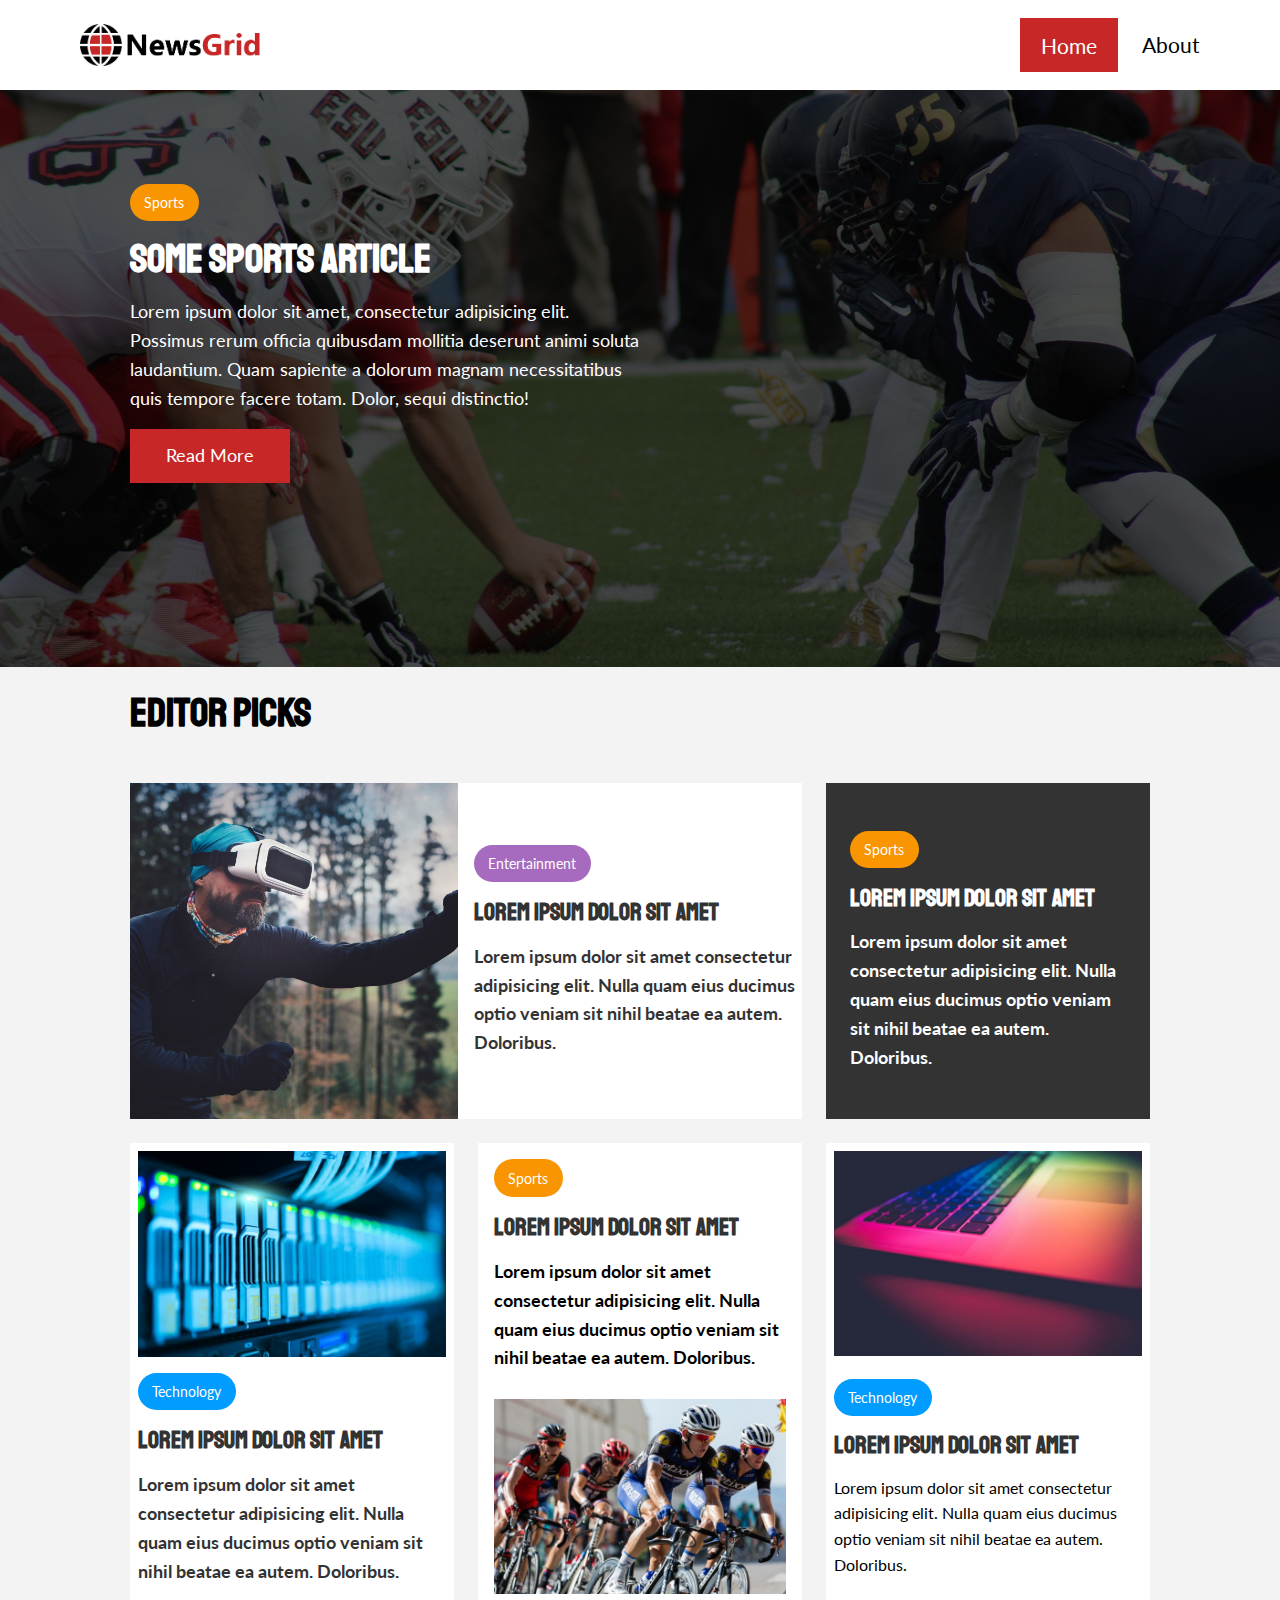
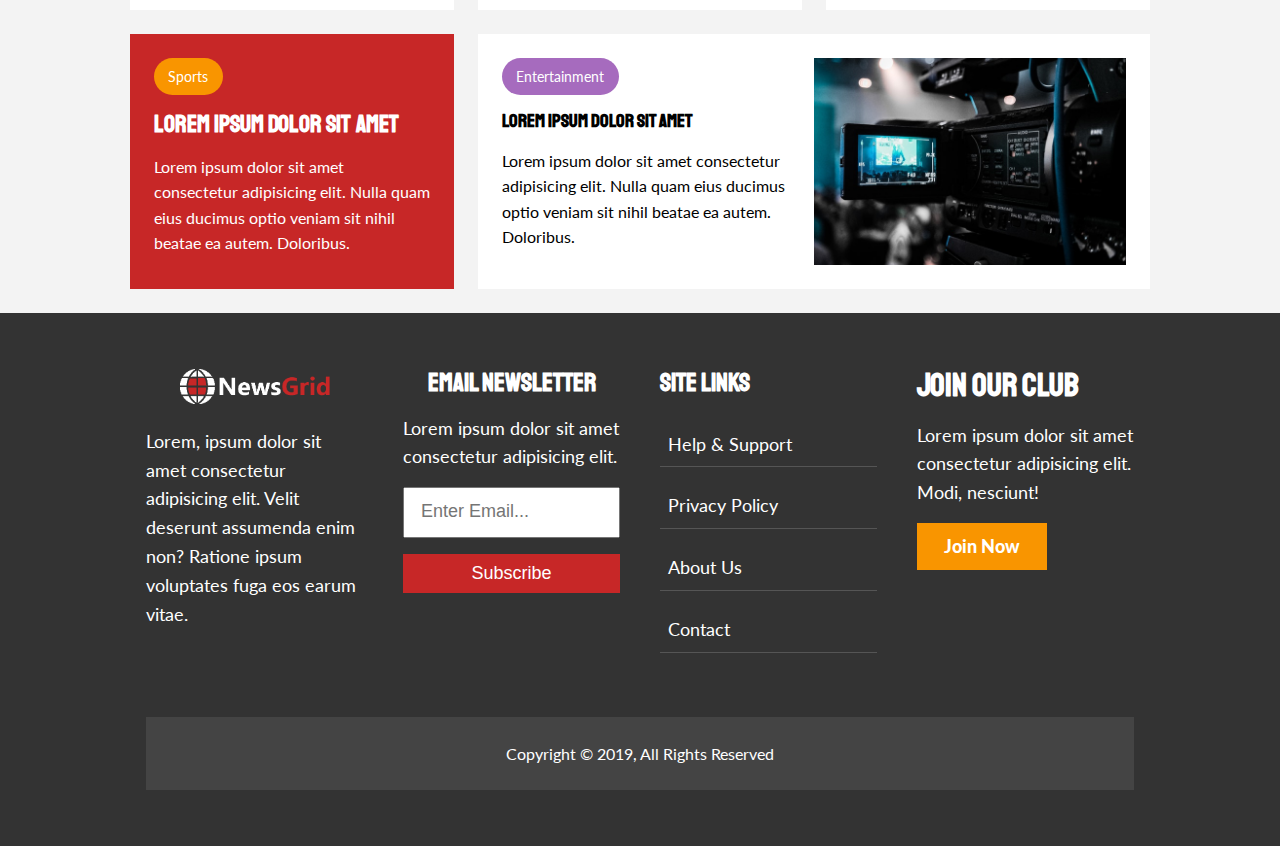
<file: index.html>
<!DOCTYPE html>
<html lang="en">
<head>
	<meta charset="UTF-8">
	<meta name="viewport" content="width=device-width, initial-scale=1" />
	<title>News Grid | Lastest News</title>
	<link rel="stylesheet" href="https://cdnjs.cloudflare.com/ajax/libs/font-awesome/6.2.0/css/all.min.css" integrity="sha512-xh6O/CkQoPOWDdYTDqeRdPCVd1SpvCA9XXcUnZS2FmJNp1coAFzvtCN9BmamE+4aHK8yyUHUSCcJHgXloTyT2A==" crossorigin="anonymous" referrerpolicy="no-referrer" />
	<link rel="stylesheet" href="css/style.css" media="all">
</head>
<body>
		<header class="hero header">
			<nav class="top-nav">
				<img class="hero__logo" src="img/logo.png" alt="">
				<ul class="social-list">
					<li class="social__item"><a class="social__link" href="https://facebook.com" target="_blank"><i class="fa-brands fa-square-facebook"></i></a></li>
					<li class="social__item"><a class="social__link" href="https://twitter.com" target="_blank"><i class="fa-brands fa-twitter"></i></a></li>
					<li class="social__item"><a class="social__link" href="https://instagram.com" target="_blank"><i class="fa-brands fa-instagram"></i></a></li>
					<li class="social__item"><a class="social__link" href="https://youtube.com" target="_blank"><i class="fa-brands fa-youtube"></i></a></li>
				</ul>
				<ul class="nav-list">
					<li class="list__item"><a class="nav__link current" href="index.html">Home</a></li>
					<li class="list__item"><a class="nav__link" href="about.html">About</a></li>
				</ul>
			</nav>
			<div class="container">
				<div class="hero__content flow-content--m">
					<span class="btn btn--rounded btn--gold btn--mini"> Sports</span>
					<h2 class="hero__title">Some Sports Article</h2>
					<p class="hero__desc">Lorem ipsum dolor sit amet, consectetur adipisicing elit. Possimus rerum officia quibusdam mollitia deserunt animi soluta laudantium. Quam sapiente a dolorum magnam necessitatibus quis tempore facere totam. Dolor, sequi distinctio!</p>
					<a class="hero__btn btn btn--red" href="article.html">Read More</a>
				</div>
			</div>
		</header>

		<section class="news">
			<div class="container">
				<h2 class="news__title">Editor Picks</h2>
				<div class="news__grid-wrapper grid grid--1x3">
					<div class="card card1 bg--light">
						<div class="card__inner-wrapper grid grid--1x2">
							<img class="card__img" src="img/articles/ent1.jpg" alt="">
							<div class="card__contents flow-content--m">
								<span class="btn btn--purple btn--rounded btn--mini"> Entertainment</span>
								<h3 class="card__title"><a href="article.html">Lorem ipsum dolor sit amet</a></h3>
								<p class="card__desc">Lorem ipsum dolor sit amet consectetur adipisicing elit. Nulla quam eius ducimus optio veniam sit nihil beatae ea autem. Doloribus.</p>
							</div>
						</div>
					</div>
					<div class="card card2 bg--dark">
							<div class="card__contents flow-content--m">
								<span class="btn btn--gold btn--rounded btn--mini">Sports</span>
								<h3 class="card__title"><a href="article.html">Lorem ipsum dolor sit amet</a></h3>
								<p class="card__desc">Lorem ipsum dolor sit amet consectetur adipisicing elit. Nulla quam eius ducimus optio veniam sit nihil beatae ea autem. Doloribus.</p>
							</div>
						</div>
					<div class="card card3 bg--light">
							<div class="card__contents flow-content--m">
								<img class="card__img" src="img/articles/tech1.jpg" alt="">
								<span class="btn btn--accent btn--rounded btn--mini">Technology</span>
								<h3 class="card__title"><a href="article.html">Lorem ipsum dolor sit amet</a></h3>
								<p class="card__desc">Lorem ipsum dolor sit amet consectetur adipisicing elit. Nulla quam eius ducimus optio veniam sit nihil beatae ea autem. Doloribus.</p>
							</div>
						</div>
					<div class="card card4">
							<div class="card__contents flow-content--m">
								<span class="btn btn--gold btn--rounded btn--mini">Sports</span>
								<h3 class="card__title"><a href="article.html">Lorem ipsum dolor sit amet</a></h3>
								<p class="card__desc">Lorem ipsum dolor sit amet consectetur adipisicing elit. Nulla quam eius ducimus optio veniam sit nihil beatae ea autem. Doloribus.</p>
								<img class="card__img" src="img/articles/sports1.jpg" alt="">
							</div>
						</div>
					<div class="card card5">
							<div class="card__contents flow-content--m">
								<img class="card__img" src="img/articles/tech2.jpg" alt="">
								<span class="btn btn--accent btn--rounded btn--mini">Technology</span>
								<h3 class="card__title"><a href="article.html">Lorem ipsum dolor sit amet</a></h3>
								<p class="card__desc">Lorem ipsum dolor sit amet consectetur adipisicing elit. Nulla quam eius ducimus optio veniam sit nihil beatae ea autem. Doloribus.</p>
							</div>
					</div>
						<div class="card card6">
								<div class="card__contents flow-content--m bg--red">
									<span class="btn btn--gold btn--rounded btn--mini">Sports</span>
									<h3 class="card__title"><a href="article.html">Lorem ipsum dolor sit amet</a></h3>
									<p class="card__desc">Lorem ipsum dolor sit amet consectetur adipisicing elit. Nulla quam eius ducimus optio veniam sit nihil beatae ea autem. Doloribus.</p>
								</div>
							</div>
						<div class="card card7">
								<div class="card__inner-grid grid grid--1x2">
									<div class="card__contents flow-content--m">
										<span class="btn btn--purple btn--rounded btn--mini">Entertainment</span>
										<h3 class="card__title">Lorem ipsum dolor sit amet</h3>
										<p class="card__desc">Lorem ipsum dolor sit amet consectetur adipisicing elit. Nulla quam eius ducimus optio veniam sit nihil beatae ea autem. Doloribus.</p>
									</div>
									<img class="card__img" src="img/articles/ent2.jpg" alt="">
								</div>
						</div>
				</div>
			</div>
		</section>

			<footer class="footer">
					<div class="footer__grid-wrapper grid grid--1x4 container">
						<div class="col col1 footer__content flow-content--m">
							<img class="footer__img" src="img/logo_light.png" alt="">
							<p class="footer__desc">Lorem, ipsum dolor sit amet consectetur adipisicing elit. Velit deserunt assumenda enim non? Ratione ipsum voluptates fuga eos earum vitae.</p>
						</div>
						<div class="col col2">
							<form class="footer__form flow-content--m" action="">
								<h3 class="form__title">Email Newsletter</h3>
								<p class="form__desc">Lorem ipsum dolor sit amet consectetur adipisicing elit.</p>
								<div class="form__input-wrapper flow-content--m">
									<input id="email" type="email" name="email" placeholder="Enter Email...">
									<button class="btn btn--red">Subscribe</button>
								</div>
							</form>
						</div>
						<div class="col col3">
							<h3 class="footer__nav-title">Site Links</h3>
							<ul class="footer__list flow-content--m">
								<li class="footer__item"><a href="#">Help & Support</a></li>
								<li class="footer__item"><a href="#">Privacy Policy</a></li>
								<li class="footer__item"><a href="#">About Us</a></li>
								<li class="footer__item"><a href="#">Contact</a></li>
							</ul>
						</div>
						<div class="col col4 flow-content--m">
							<h3 class="footer__club-title">Join Our Club</h3>
							<p class="footer__desc">Lorem ipsum dolor sit amet consectetur adipisicing elit. Modi, nesciunt!</p>
							<a class="btn btn--gold" href="#">Join Now</a>
						</div>
						<div class="footer__txt-content">Copyright &copy; 2019, All Rights Reserved</div>
					</div>
			</footer>
</body>
</html>
</file>
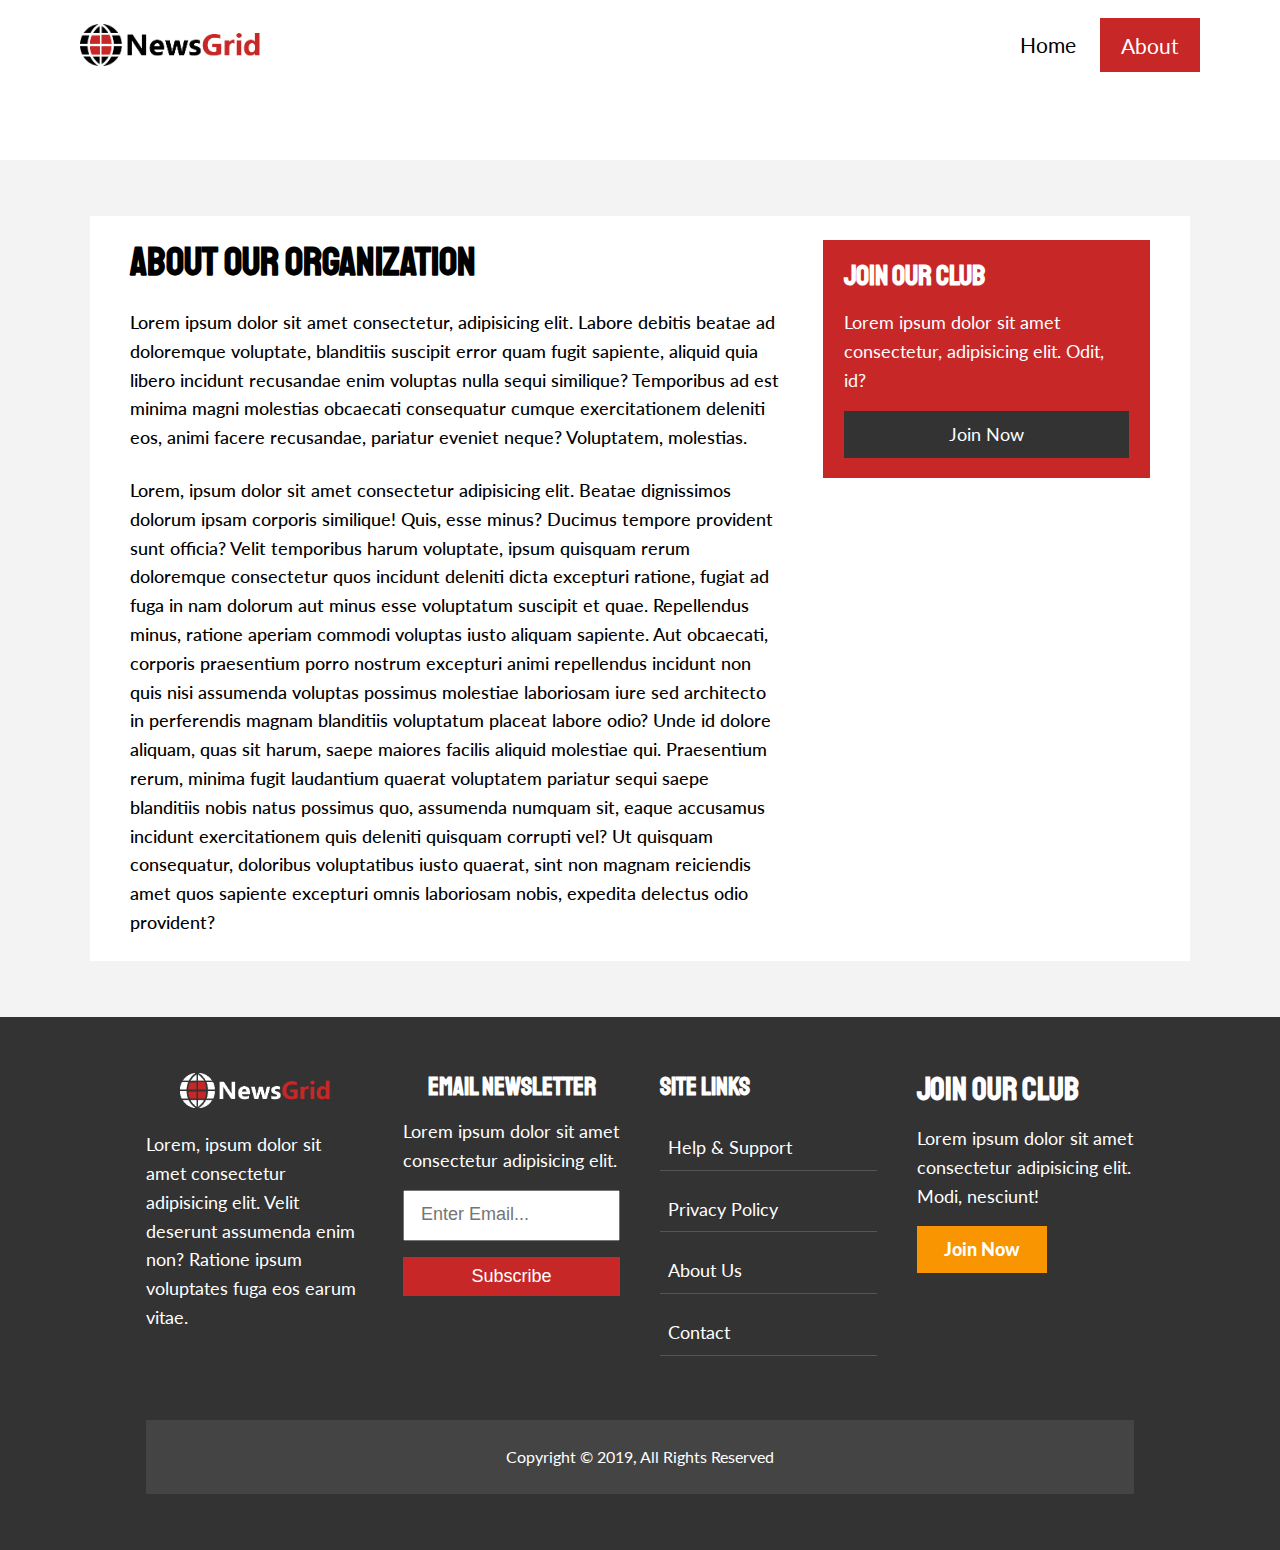
<file: about.html>
<!DOCTYPE html>
<html lang="en" class="html">
<head>
	<meta charset="UTF-8">
	<meta name="viewport" content="width=device-width, initial-scale=1" />
	<title>News Grid | Lastest News</title>
	<link rel="stylesheet" href="https://cdnjs.cloudflare.com/ajax/libs/font-awesome/6.2.0/css/all.min.css" integrity="sha512-xh6O/CkQoPOWDdYTDqeRdPCVd1SpvCA9XXcUnZS2FmJNp1coAFzvtCN9BmamE+4aHK8yyUHUSCcJHgXloTyT2A==" crossorigin="anonymous" referrerpolicy="no-referrer" />
	<link rel="stylesheet" href="css/style.css" media="all">
</head>
<body>
		<header class="header">
			<nav class="top-nav">
				<img class="hero__logo" src="img/logo.png" alt="">
				<ul class="social-list">
					<li class="social__item"><a class="social__link" href="https://facebook.com" target="_blank"><i class="fa-brands fa-square-facebook"></i></a></li>
					<li class="social__item"><a class="social__link" href="https://twitter.com" target="_blank"><i class="fa-brands fa-twitter"></i></a></li>
					<li class="social__item"><a class="social__link" href="https://instagram.com" target="_blank"><i class="fa-brands fa-instagram"></i></a></li>
					<li class="social__item"><a class="social__link" href="https://youtube.com" target="_blank"><i class="fa-brands fa-youtube"></i></a></li>
				</ul>
				<ul class="nav-list">
					<li class="list__item"><a class="nav__link" href="index.html">Home</a></li>
					<li class="list__item"><a class="nav__link current" href="about.html">About</a></li>
				</ul>
			</nav>
		</header>
			
		<section class="about">
			<div class="container grid article__wrapper1">
				<div id="about__content" class="about__content flow-content">
					<h1 class="about__title">About Our Organization</h1>
					<p class="about__desc">Lorem ipsum dolor sit amet consectetur, adipisicing elit. Labore debitis beatae ad doloremque voluptate, blanditiis suscipit error quam fugit sapiente, aliquid quia libero incidunt recusandae enim voluptas nulla sequi similique? Temporibus ad est minima magni molestias obcaecati consequatur cumque exercitationem deleniti eos, animi facere recusandae, pariatur eveniet neque? Voluptatem, molestias.</p>
					<p class="about__desc">Lorem, ipsum dolor sit amet consectetur adipisicing elit. Beatae dignissimos dolorum ipsam corporis similique! Quis, esse minus? Ducimus tempore provident sunt officia? Velit temporibus harum voluptate, ipsum quisquam rerum doloremque consectetur quos incidunt deleniti dicta excepturi ratione, fugiat ad fuga in nam dolorum aut minus esse voluptatum suscipit et quae. Repellendus minus, ratione aperiam commodi voluptas iusto aliquam sapiente. Aut obcaecati, corporis praesentium porro nostrum excepturi animi repellendus incidunt non quis nisi assumenda voluptas possimus molestiae laboriosam iure sed architecto in perferendis magnam blanditiis voluptatum placeat labore odio? Unde id dolore aliquam, quas sit harum, saepe maiores facilis aliquid molestiae qui. Praesentium rerum, minima fugit laudantium quaerat voluptatem pariatur sequi saepe blanditiis nobis natus possimus quo, assumenda numquam sit, eaque accusamus incidunt exercitationem quis deleniti quisquam corrupti vel? Ut quisquam consequatur, doloribus voluptatibus iusto quaerat, sint non magnam reiciendis amet quos sapiente excepturi omnis laboriosam nobis, expedita delectus odio provident?</p>
				</div>
				<div class="about__card flow-content--m">
					<h2 class="about__card-title"> Join Our Club</h2>
					<p>Lorem ipsum dolor sit amet consectetur, adipisicing elit. Odit, id?</p>
					<a class="btn btn--dark" href="#">Join Now</a>
				</div>
			</div>
		</section>

		<footer class="footer">
				<div class="footer__grid-wrapper grid grid--1x4 container article__footer">
					<div class="col col1 footer__content flow-content--m">
						<img class="footer__img" src="img/logo_light.png" alt="">
						<p class="footer__desc">Lorem, ipsum dolor sit amet consectetur adipisicing elit. Velit deserunt assumenda enim non? Ratione ipsum voluptates fuga eos earum vitae.</p>
					</div>
					<div class="col col2">
						<form class="footer__form flow-content--m" action="">
							<h3 class="form__title">Email Newsletter</h3>
							<p class="form__desc">Lorem ipsum dolor sit amet consectetur adipisicing elit.</p>
							<div class="form__input-wrapper flow-content--m">
								<input id="email" type="email" name="email" placeholder="Enter Email...">
								<button class="btn btn--red">Subscribe</button>
							</div>
						</form>
					</div>
					<div class="col col3">
						<h3 class="footer__nav-title">Site Links</h3>
						<ul class="footer__list flow-content--m">
							<li class="footer__item"><a href="#">Help & Support</a></li>
							<li class="footer__item"><a href="#">Privacy Policy</a></li>
							<li class="footer__item"><a href="#">About Us</a></li>
							<li class="footer__item"><a href="#">Contact</a></li>
						</ul>
					</div>
					<div class="col col4 flow-content--m">
						<h3 class="footer__club-title">Join Our Club</h3>
						<p class="footer__desc">Lorem ipsum dolor sit amet consectetur adipisicing elit. Modi, nesciunt!</p>
						<a class="btn btn--gold" href="#">Join Now</a>
					</div>
					<div class="footer__txt-content">Copyright &copy; 2019, All Rights Reserved</div>
				</div>
		</footer>
</body>
</html>
</file>
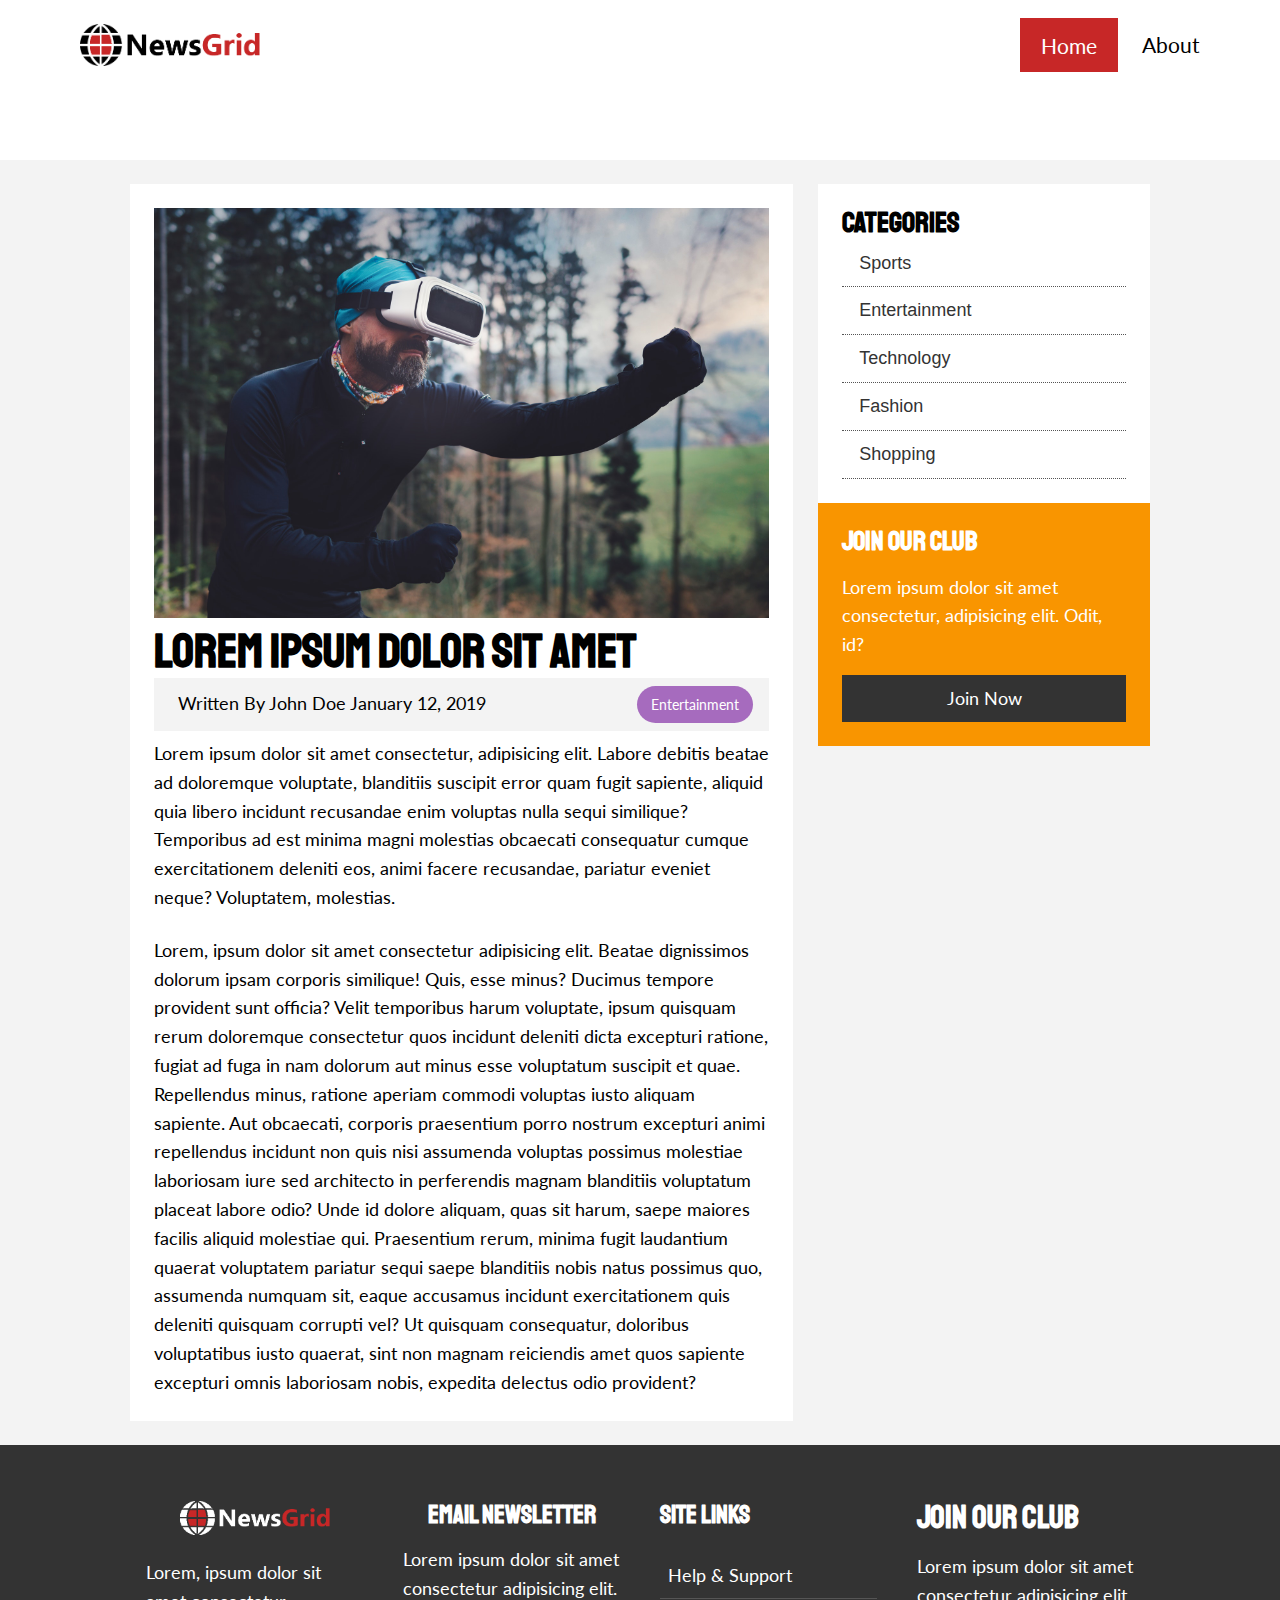
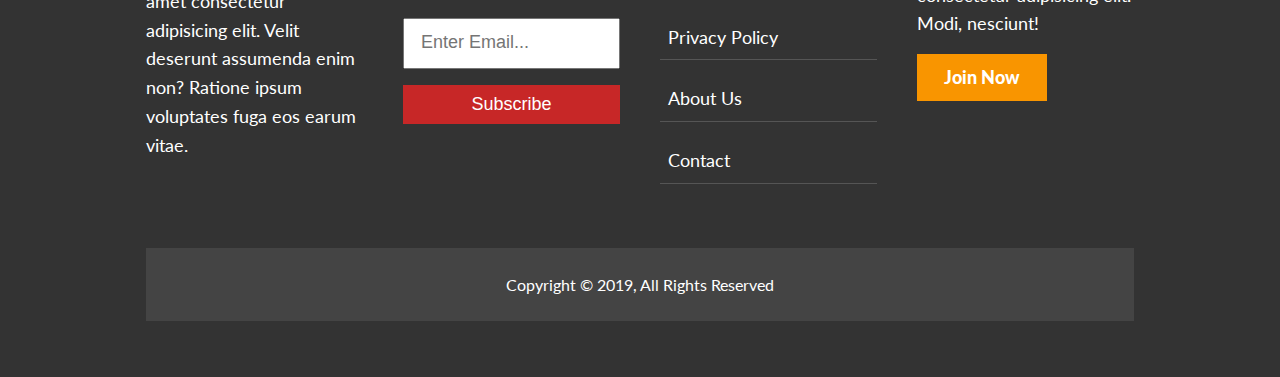
<file: article.html>
<!DOCTYPE html>
<html lang="en">
<head>
	<meta charset="UTF-8">
	<meta name="viewport" content="width=device-width, initial-scale=1" />
	<title>News Grid | Lastest News</title>
	<link rel="stylesheet" href="https://cdnjs.cloudflare.com/ajax/libs/font-awesome/6.2.0/css/all.min.css" integrity="sha512-xh6O/CkQoPOWDdYTDqeRdPCVd1SpvCA9XXcUnZS2FmJNp1coAFzvtCN9BmamE+4aHK8yyUHUSCcJHgXloTyT2A==" crossorigin="anonymous" referrerpolicy="no-referrer" />
	<link rel="stylesheet" href="css/style.css" media="all">
</head>
<body>
		<header class="header">
			<nav class="top-nav">
				<img class="hero__logo" src="img/logo.png" alt="">
				<ul class="social-list">
					<li class="social__item"><a class="social__link" href="https://facebook.com" target="_blank"><i class="fa-brands fa-square-facebook"></i></a></li>
					<li class="social__item"><a class="social__link" href="https://twitter.com" target="_blank"><i class="fa-brands fa-twitter"></i></a></li>
					<li class="social__item"><a class="social__link" href="https://instagram.com" target="blank"><i class="fa-brands fa-instagram"></i></a></li>
					<li class="social__item"><a class="social__link" href="https://youtube.com" target="_blank"><i class="fa-brands fa-youtube"></i></a></li>
				</ul>
				<ul class="nav-list">
					<li class="list__item"><a class="nav__link current" href="index.html">Home</a></li>
					<li class="list__item"><a class="nav__link" href="about.html">About</a></li>
				</ul>
			</nav>
		</header>

		<section class="article">
			<div class="container">
				<div class="article__wrapper grid">
					<div class="article__section1">
						<div class="article__section1-img-wrapper">
							<img class="article__img" src="img/articles/ent1.jpg" alt="">
						</div>
						<div class="article__section1-content">
							<h1 class="article__title">Lorem ipsum dolor sit amet</h1>
							<div class="article__info">
								<div class="author__wrapper">
									<i class="fas fa-user"></i>
									<p class="author"> Written By John Doe January 12, 2019 </p>
								</div>
								<span class="btn btn--purple btn--mini btn--rounded">Entertainment</span>
							</div>
							<div class="article__info-content flow-content">
								<p class="article__desc">Lorem ipsum dolor sit amet consectetur, adipisicing elit. Labore debitis beatae ad doloremque voluptate, blanditiis suscipit error quam fugit sapiente, aliquid quia libero incidunt recusandae enim voluptas nulla sequi similique? Temporibus ad est minima magni molestias obcaecati consequatur cumque exercitationem deleniti eos, animi facere recusandae, pariatur eveniet neque? Voluptatem, molestias.</p>
								<p class="article__desc">Lorem, ipsum dolor sit amet consectetur adipisicing elit. Beatae dignissimos dolorum ipsam corporis similique! Quis, esse minus? Ducimus tempore provident sunt officia? Velit temporibus harum voluptate, ipsum quisquam rerum doloremque consectetur quos incidunt deleniti dicta excepturi ratione, fugiat ad fuga in nam dolorum aut minus esse voluptatum suscipit et quae. Repellendus minus, ratione aperiam commodi voluptas iusto aliquam sapiente. Aut obcaecati, corporis praesentium porro nostrum excepturi animi repellendus incidunt non quis nisi assumenda voluptas possimus molestiae laboriosam iure sed architecto in perferendis magnam blanditiis voluptatum placeat labore odio? Unde id dolore aliquam, quas sit harum, saepe maiores facilis aliquid molestiae qui. Praesentium rerum, minima fugit laudantium quaerat voluptatem pariatur sequi saepe blanditiis nobis natus possimus quo, assumenda numquam sit, eaque accusamus incidunt exercitationem quis deleniti quisquam corrupti vel? Ut quisquam consequatur, doloribus voluptatibus iusto quaerat, sint non magnam reiciendis amet quos sapiente excepturi omnis laboriosam nobis, expedita delectus odio provident?</p>
							</div>
						</div>
					</div>
					<div class="article__section2">
						<div class="article__categories">
							<h2 class="categories__title">Categories</h2>
							<ul class="article__list">
								<li class="article__list"><a href="#"><i class="fas fa-chevron-right"></i> Sports</a></li>
								<li class="article__list"><a href="#"><i class="fas fa-chevron-right"></i>Entertainment</a></li>
								<li class="article__list"><a href="#"><i class="fas fa-chevron-right"></i>Technology</a></li>
								<li class="article__list"><a href="#"><i class="fas fa-chevron-right"></i>Fashion</a></li>
								<li class="article__list"><a href="#"><i class="fas fa-chevron-right"></i>Shopping</a></li>
							</ul>
						</div>
						<div class="article__card bg--gold flow-content--m p--1">
							<h2 class="card__title">Join Our Club</h2>
							<p class="card__desc">Lorem ipsum dolor sit amet consectetur, adipisicing elit. Odit, id?</p>
							<a class="btn btn--dark" href="#">Join Now</a>
						</div>
					</div>
				</div>
			</div>
		</section>
			

		<footer class="footer">
				<div class="footer__grid-wrapper grid grid--1x4 container">
					<div class="col col1 footer__content flow-content--m">
						<img class="footer__img" src="img/logo_light.png" alt="">
						<p class="footer__desc">Lorem, ipsum dolor sit amet consectetur adipisicing elit. Velit deserunt assumenda enim non? Ratione ipsum voluptates fuga eos earum vitae.</p>
					</div>
					<div class="col col2">
						<form class="footer__form flow-content--m" action="">
							<h3 class="form__title">Email Newsletter</h3>
							<p class="form__desc">Lorem ipsum dolor sit amet consectetur adipisicing elit.</p>
							<div class="form__input-wrapper flow-content--m">
								<input id="email" type="email" name="email" placeholder="Enter Email...">
								<button class="btn btn--red">Subscribe</button>
							</div>
						</form>
					</div>
					<div class="col col3">
						<h3 class="footer__nav-title">Site Links</h3>
						<ul class="footer__list flow-content--m">
							<li class="footer__item"><a href="#">Help & Support</a></li>
							<li class="footer__item"><a href="#">Privacy Policy</a></li>
							<li class="footer__item"><a href="#">About Us</a></li>
							<li class="footer__item"><a href="#">Contact</a></li>
						</ul>
					</div>
					<div class="col col4 flow-content--m">
						<h3 class="footer__club-title">Join Our Club</h3>
						<p class="footer__desc">Lorem ipsum dolor sit amet consectetur adipisicing elit. Modi, nesciunt!</p>
						<a class="btn btn--gold" href="#">Join Now</a>
					</div>
					<div class="footer__txt-content">Copyright &copy; 2019, All Rights Reserved</div>
				</div>
		</footer>
</body>
</html>
</file>
<file: css/style.css>
@import url('https://fonts.googleapis.com/css2?family=Lato:wght@400;700;900&family=Staatliches&display=swap');

 /* Variables */

 :root {
 	--clr-primary:  #333;
	--clr-secondary:#c72727;
	--clr-accent: #009cff;
	--clr-gold: #f99500;
	--clr-purple: #a66bbe;
	--clr-light: #f3f3f3;
	--gap: 1.5rem;
	--title-fs: 2.5rem;
 }

/* Resets */ 

* {
	margin: 0;
	padding: 0;
	box-sizing: border-box
}

html {
	scroll-behavior: smooth
}

body {
	font-family: 'Lato', sans-serif;
	line-height: 1.6;
}

a {
	text-decoration: none;
}

ul {
	list-style: none;
}

h1, h2, h3 ,h4 {
	line-height: 1.1;
	font-family: 'Staatliches', cursive;
}

/* Utility Classes */

.flow-content--s > * + * {
	margin-top: .5rem
}

.flow-content--m > * + * {
	margin-top: 1rem
}

.flow-content > * + * {
	margin-top: 1.5rem
}

.flow-content--l > * + * {
	margin-top: 3rem
}

.btn {
	display: inline-block;
	padding: .5em 1.5em;
	border: 0;
	cursor: pointer;
	font-size: 1.125rem;
}

.btn--rounded {
	border-radius: 2rem;
}

.btn--accent {
	background: var(--clr-accent);
	color: #fff;
}

.btn--gold {
	background: var(--clr-gold);
	color: #fff;
}


.btn--red {
	background: var(--clr-secondary);
	color: #fff;
	width: fit-content;
	transition: 250ms
}

.btn--red:hover,
.btn--red:focus,
.btn--dark:hover,
.btn--dark:focus,
.btn--gold:hover,
.btn--gold:focus {
	opacity: .9;
}

.btn--purple {
	background: var(--clr-purple);
	color: #fff;
}

.btn--dark {
	background: #333;
	color: #fff;
}

.btn--mini {
	order: -1;
	font-size: .9rem;
	width: fit-content;
	padding: .5em 1em;
}

.bg--dark {
	background: #333;
	color: #fff
}

.bg--gold {
	background: var(--clr-gold);
	color: #fff;
}

.bg--light {
	background: #fff;
	color: #333;
}

.p--1 {
	padding: 1.5rem
}
.current {
	background: var(--clr-secondary);
	color: #fff;
	padding: .7em 1em;
	transition: 250ms 
}

.current:hover,
.current:focus {
	background: #fff;
	color: #000;
}

.container {
	max-width: 1100px;
	margin: auto;
	overflow: hidden;
	text-align: center;
	padding: 1.5rem 2.5rem;
	grid-template-columns: 5fr 2.5fr;
}

.grid {
	display: grid
}

.grid--1x2 {
	grid-template-columns: repeat(2, minmax(auto, 1fr));
}
.grid--1x3 {
	grid-template-columns: repeat(3, minmax(auto, 1fr));
}

.grid--1x4 {
	grid-template-columns: repeat(4, minmax(auto, 1fr));
}

/* hero */

.top-nav {
	display: flex;
	justify-content: space-between;
	padding: 1.5rem 5rem;
	background: #fff;
	position: fixed;
	top: 0;
	left: 0;
	width: 100%;
	align-items: center;
}

.top-nav a:not(.current) {
	color: #000;
}

.social-list,
.nav-list {
	display: flex;
	gap: var(--gap);
}

.social-list {
	gap: 15px; 
}

.header .social-list a {
	color: #777;
	font-size: 2.5rem;
}

.nav-list a {
	font-size: 1.3rem;
}

.hero__logo {
	width: 180px;
}

.hero {
	display: flex;
	flex-direction: column;
	min-height: 50vh;
	background: linear-gradient( rgb(0 0 0 / .7), rgb(0 0 0 / .7) ), url('../img/featured.jpg') no-repeat center center/cover;
	justify-content: center;
	padding: 10rem 1.5rem;
}

.hero__content {
	display: flex;
	flex-direction: column;
	color: #fff;
	text-align: left;
	width: 50%;
}

.hero__title {
	font-size: var(--title-fs);
	font-weight: 900;
}

.hero__desc {
	font-size: 1.125rem;
}

.hero__btn {
	padding: .7em 2em;
}

/* news */

.news {
	background: #f3f3f3;
}

.news__title {
	font-size: 2.5rem;
	margin-bottom: 3rem;
	text-align: left;
}

.card__img {
	width: 100%;
	height: 100%;
	object-fit: cover;
}

.card1 {
	grid-column: 1 / 3;
	text-align: left;
}


.card__inner-wrapper {
	height: 100%;
	align-items: center;
	gap: 1rem;
}

.card1 h3,
.card2 h3{
	font-size: 1.55rem;
	font-weight: 900;
}

.card1 p, 
.card2 p {
	font-size: 1.125rem;
	font-weight: 700;
}

.card1 .card__contents {
	display: flex;
	flex-direction: column;
}

.card2 .card__contents{
	display: flex;
	flex-direction: column;
	align-items: flex-start;
	padding: 3rem 1.5rem;
}

.card a:not(.bg--red a, .bg--dark a) {
	color: #333;
	font-size: 1.5rem;
}

.bg--dark a,
.bg--red a{
	color: #fff;
	font-size: 1.5rem;
}
.card2 {
	text-align: left;
}

.news__grid-wrapper {
	gap: 1.5rem
}

.card3 .card__contents {
	display: flex;
	flex-direction: column;
}

.card3 {
	grid-column: 1/2;
	text-align: left;
	padding: .5rem
}

.card3 img {
	width: 100%;
}

.card3 span {
	order: 0
}

.card3 h3 {
	font-size: 1.6rem;
}
.card3 p {
	font-size: 1.125rem;
	font-weight: 700;
	background: #fff;
}

.card4 .card__contents{
	display: flex;
	flex-direction: column;
	text-align: left;
	background: #fff;
	padding: 1rem
}



.card4 h3 {
	font-size: 1.6rem;

}

.card4 p {
	font-size: 1.125rem;
	font-weight: 700;
	margin-bottom: .7rem;
}

.card5 {
	text-align: left;
	background: #fff;
	padding: .5rem
}

.card5 .card__content {
	display: flex;
	flex-direction: column;
}

.card6 {
	text-align: left;
	background: var(--clr-secondary);
	color: #fff;
	padding: 1.5rem;
}

.card6 .card__content {
	display: flex;
	display: column;
}

.card7 {
	text-align: left;
	padding: 1.5rem;
	grid-column: 2 / -1;
	background: #fff;
}

/* about */

.about {
	margin-top: 10rem;
	background: #f3f3f3;
	padding: 3.5rem;
}

.about .container {
	text-align: left;
	gap: 2.5rem;
	grid-column: 1 /-2;
	background: #fff;
}

#about__content {
	grid-column: 1/-2
}


.about__content p {
	font-size: 1.125rem;
	font-weight: 500;
}

.about__title {
	font-size: 2.5rem;
	font-weight: 900;
}

.about__card {
	background: var(--clr-secondary);
	padding: 1.3em;
	color: #fff;
	height: fit-content;
	display: flex;
	flex-direction: column;
	align-items: center;
}

.about__card h2 {
	font-size: 1.8rem;
	font-weight: 900;
	align-self: flex-start;
}

.about__card a {
	text-align: center;
	width: 100%;
}

.about__card p {
	font-size: 1.125rem;
}

.about__content {
}


@media (max-width: 768px) {
	html {
		font-size: 70%;
	}

	.social-list {
		display: none;
	}

	.top-nav {
		display: flex;
		flex-direction: column;
	}

	.hero__logo {
		margin-bottom: 1.5rem
	}
	.news__grid-wrapper {
		grid-template-columns: 1fr 1fr
	}
	.card__inner-wrapper,
   .card__inner-grid 	{
		grid-template-columns: 1fr;
	}

	.card1,
   .card7	{
		grid-column: 1;
	}
}

@media (max-width: 850px) {
	.html {
		font-size: 70%;
	}
}
@media (max-width: 650px) {

	.article__wrapper1{
		grid-template-columns: 1fr
	}

	.article__footer {
		grid-template-columns: 1fr
	}

	
}

@media (max-width: 550px) {
	.news__grid-wrapper {
		grid-template-columns: 1fr
	}

	.card2,
	.card3,
	.card4,
	.card5,
	.card6 {
		grid-column: 1
	}

	.hero__content {
		width: 75%;
	}


}

/* article */

.article {
	margin-top: 10rem;
	background: #f3f3f3;
}
.article__wrapper {
	grid-template-columns: 5fr 2.5fr;
	gap: 25px
}

.article__section1 {
	background: #fff;
	padding: 1.5rem;
	text-align: left;
}

.article__section1 h1 {
	font-size: 3rem;
}



.article img {
	width: 100%;
}

.author {
	font-size: 1.1rem;
}

.article__info {
	background: #f3f3f3;
	display: flex;
	justify-content: space-between;
	padding: .5rem 1rem;
	margin-bottom: .5rem
}


.article__info span {
	order: 0
}
.author__wrapper {
	display: flex;
	align-items: center;
	gap: .5rem;
}

.article__desc {
	font-size: 1.125rem;
}

.article__categories {
	background: #fff;
	padding: 1.5rem;
	text-align: left;
}

.article__categories h2 {
	font-size: 1.8rem;
	font-weight: 900;
}

.article__categories li {
	font-size: 1.125rem;
	padding: .5em;
	border-bottom: 1px dotted #555;
}

.article__list a {
	color: #333;
	display: flex;
	align-items: center;
	gap: .5rem;
	font-family: sans-serif;
}

.article__list a:hover,
.article__list a:focus {
	color: var(--clr-secondary);
}

.article__card {
	text-align: left;
	display: flex;
	flex-direction: column;
}

.article__card h2 {
	font-size: 1.7rem;
	font-weight: 900;
}

.article__card p {
	font-size: 1.125rem;
}

.article__card a {
	text-align: center;
	font-size: 1.125rem;
}


@media (max-width: 650px) {
	.article__wrapper {
		grid-template-columns: 1fr
	}

	.article span {
		align-self: center;
		margin-left: .5rem
	}
}

@media (max-width: 550px) {
	.article__section1 h1 {
		font-size: 2.5rem;
	}
}

/* footer */

footer {
	background: #333;
}
footer p {
	text-align: left;
}

.footer__grid-wrapper {
	width: 100%;
	color: #fff;
	padding: 3.5rem;
	gap: 2.5rem
}

.footer__content img {
	width: 150px;
}


.footer p {
	font-size: 1.125rem;
}

.footer h3 {
	font-size: 1.6rem;
	font-weight: 900;
}


.footer__form input {
	width: 100%;
	padding: 1rem;
}

.footer__form .btn {
	width: 100%;
}

.footer__form input::placeholder {
	font-size: 1.125rem;
}

.footer__form p {
	font-size: 1.125rem;
}

.footer__form button: {
	transition: background 250ms 
}
.footer__form button:hover,
.footer__form button:focus {
	opacity: .9
}

.footer a {
	color: #fff;
	font-size: 1.125rem;
	transition: 250ms
}

.footer ul a:hover,
.footer ul a:focus {
	color: var(--clr-secondary)
}

.footer__nav-title {
	margin-bottom: 1.5rem;
	text-align: left;
}

.footer li {
	border-bottom: 1px solid #555;
	padding: .5rem;
	text-align: left;
}


.col4 .btn {
	font-weight: 900;
}

.col4 h3 {
	font-size: 2rem;
}

.col4 {
	display: flex;
	flex-direction: column;
	align-items: flex-start;
}

.footer__txt-content {
	margin-top: 1.5rem;
	grid-column: 1/-1;
	text-align: center;
	padding: 1.5rem;
	color: #fff;
	background: #444;
}


@media (max-width: 768px) {
	.footer__form input{
		padding: .5rem
	}

}

@media (max-width: 550px) {
	.footer__grid-wrapper {
		grid-template-columns: repeat(1, minmax(auto, 1fr));
	}
}
</file>
